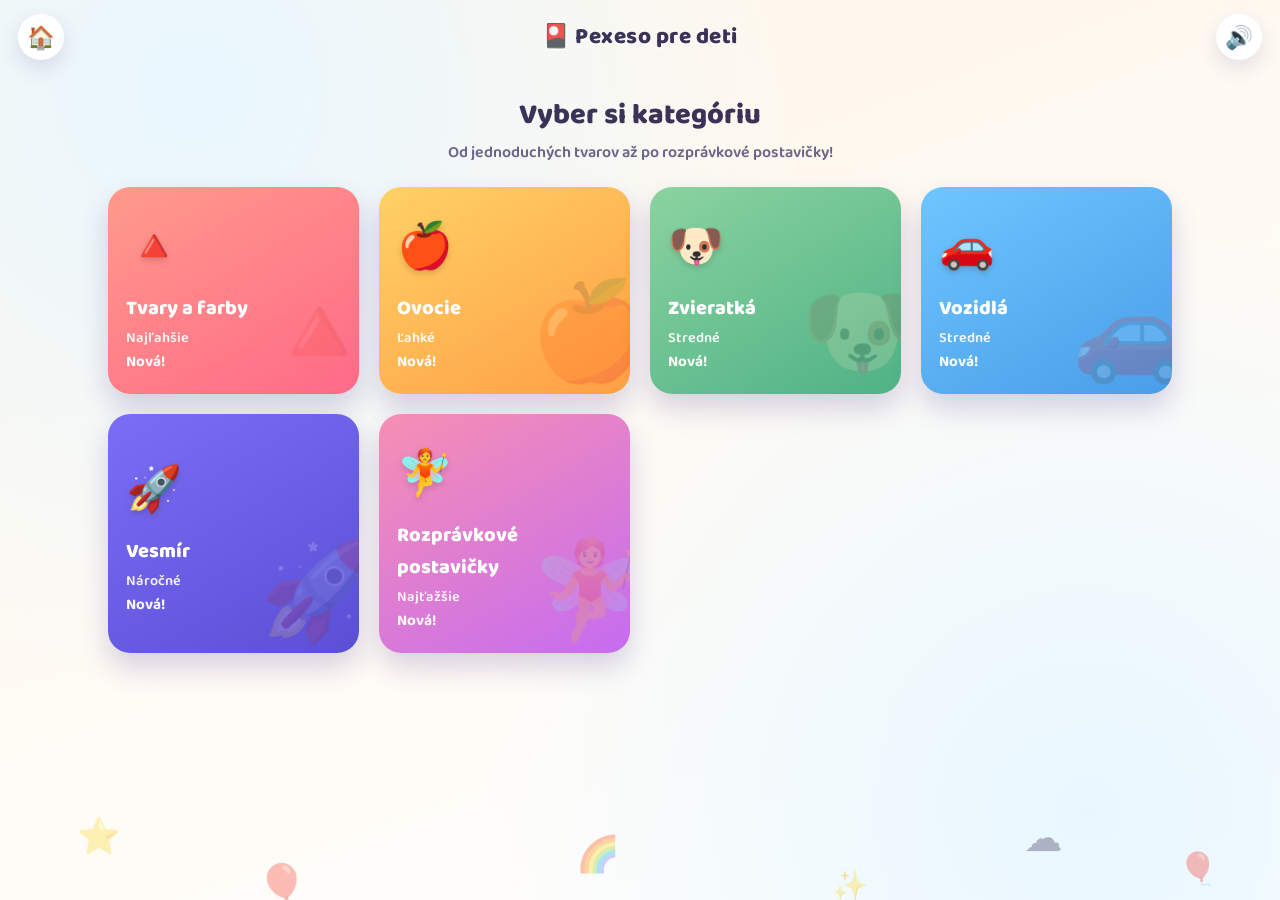
<file: index.html>
<!DOCTYPE html>
<html lang="sk">
<head>
<meta charset="UTF-8">
<meta name="viewport" content="width=device-width, initial-scale=1.0, maximum-scale=1, user-scalable=no">
<title>Pexeso pre deti</title>
<link rel="icon" href="data:image/svg+xml,<svg xmlns=%22http://www.w3.org/2000/svg%22 viewBox=%220 0 100 100%22><text y=%22.9em%22 font-size=%2290%22>🎴</text></svg>">
<link rel="preconnect" href="https://fonts.googleapis.com">
<link rel="preconnect" href="https://fonts.gstatic.com" crossorigin>
<link href="https://fonts.googleapis.com/css2?family=Baloo+2:wght@500;600;700;800&display=swap" rel="stylesheet">
<link rel="stylesheet" href="style.css">
</head>
<body>

<div class="bg-decor" aria-hidden="true">
  <span class="floatie f1">⭐</span>
  <span class="floatie f2">🎈</span>
  <span class="floatie f3">🌈</span>
  <span class="floatie f4">✨</span>
  <span class="floatie f5">☁️</span>
  <span class="floatie f6">🎈</span>
</div>

<header class="topbar">
  <button id="btn-home" class="icon-btn" title="Domov" aria-label="Domov">🏠</button>
  <h1 class="logo">🎴 Pexeso pre deti</h1>
  <button id="btn-mute" class="icon-btn" title="Zvuk" aria-label="Zvuk">🔊</button>
</header>

<main id="app">

  <!-- CATEGORY SELECT -->
  <section id="screen-categories" class="screen active">
    <h2 class="screen-title">Vyber si kategóriu</h2>
    <p class="screen-sub">Od jednoduchých tvarov až po rozprávkové postavičky!</p>
    <div id="category-grid" class="category-grid"></div>
  </section>

  <!-- LEVEL SELECT -->
  <section id="screen-levels" class="screen">
    <button class="back-btn" data-back="categories">⬅ Späť</button>
    <h2 class="screen-title" id="levels-title">Úrovne</h2>
    <div id="level-grid" class="level-grid"></div>
  </section>

  <!-- GAME -->
  <section id="screen-game" class="screen">
    <div class="game-hud">
      <button class="back-btn" data-back="levels">⬅ Späť</button>
      <div class="hud-stat">⏱ <span id="hud-time">0:00</span></div>
      <div class="hud-stat">🔄 <span id="hud-moves">0</span></div>
      <div class="hud-stat">🃏 <span id="hud-pairs">0/0</span></div>
      <button id="btn-restart" class="icon-btn" title="Reštart" aria-label="Reštart">🔁</button>
    </div>
    <div id="board" class="board"></div>
  </section>

</main>

<!-- WIN MODAL -->
<div id="modal-win" class="modal-overlay">
  <div class="modal-card">
    <div class="confetti" id="confetti"></div>
    <h2>🎉 Výborne! 🎉</h2>
    <p id="win-summary"></p>
    <div class="stars-row" id="win-stars">
      <span class="star">⭐</span><span class="star">⭐</span><span class="star">⭐</span>
    </div>
    <div class="modal-actions">
      <button id="btn-replay" class="btn btn-secondary">🔁 Znova</button>
      <button id="btn-next-level" class="btn btn-primary">Ďalšia úroveň ➡</button>
    </div>
    <button id="btn-to-levels" class="btn btn-link">Späť na úrovne</button>
  </div>
</div>

<script src="app.js"></script>
</body>
</html>
</file>
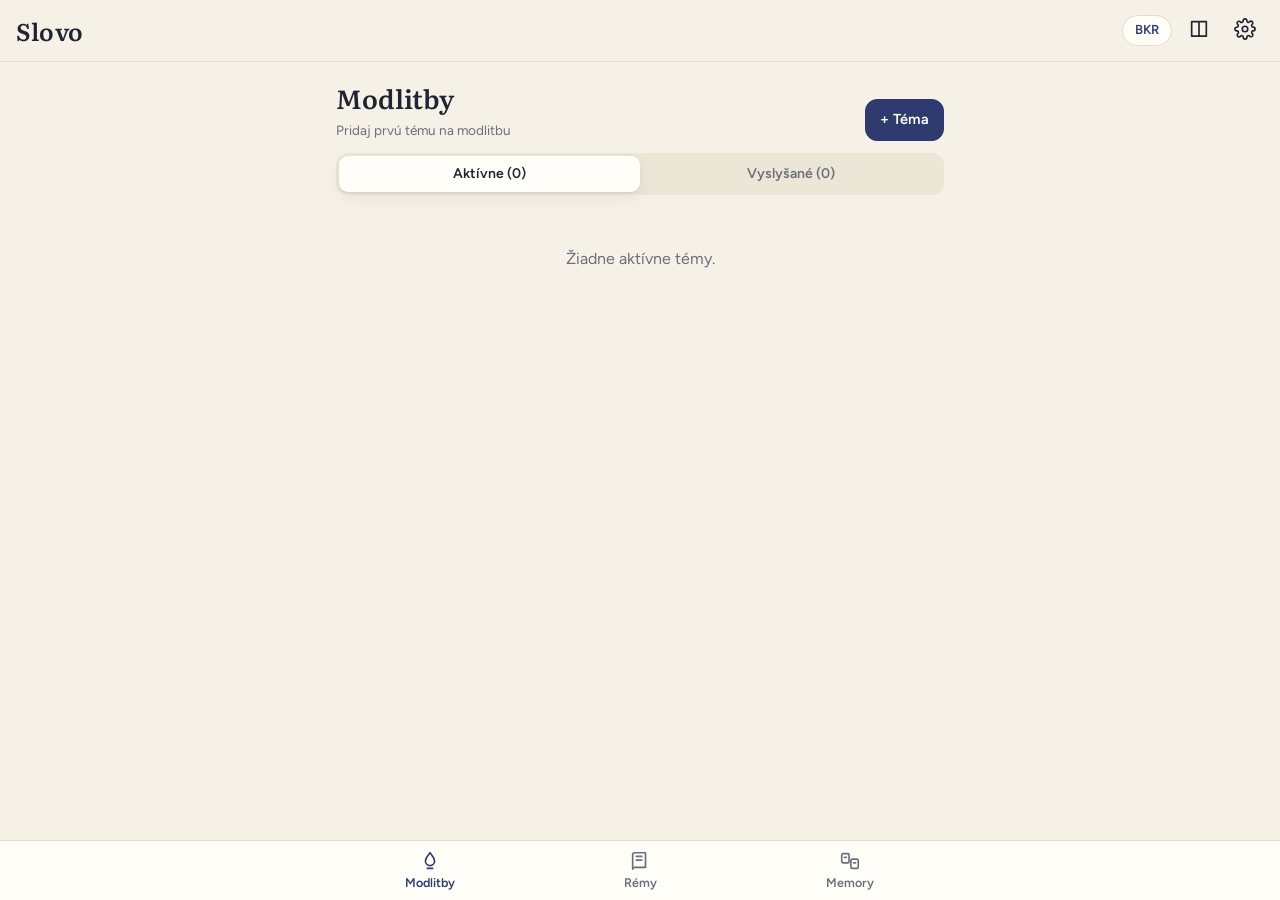
<file: biblia/index.html>
<!doctype html>
<html lang="sk">
<head>
<meta charset="utf-8">
<meta name="viewport" content="width=device-width,initial-scale=1,viewport-fit=cover">
<meta name="color-scheme" content="light dark">
<meta name="theme-color" content="#2f3a6e">
<title>Slovo</title>
<link rel="manifest" href="manifest.webmanifest">
<link rel="icon" href="icons/icon.svg" type="image/svg+xml">
<link rel="apple-touch-icon" href="icons/icon.svg">
<link rel="preconnect" href="https://fonts.googleapis.com">
<link rel="preconnect" href="https://fonts.gstatic.com" crossorigin>
<link href="https://fonts.googleapis.com/css2?family=Literata:opsz,wght@7..72,400;7..72,600&family=Figtree:wght@400;500;600;700&display=swap" rel="stylesheet">
<link rel="stylesheet" href="app.css">
</head>
<body>
<header class="top">
  <h1>Slovo</h1>
  <button class="chipbtn" id="trchip" data-act="settings" title="Preklad a nastavenia"></button>
  <button class="iconbtn" data-act="bible" aria-label="Čítať Bibliu" title="Čítať Bibliu"><svg viewBox="0 0 24 24" width="22" height="22" fill="none" stroke="currentColor" stroke-width="1.8" stroke-linecap="round" stroke-linejoin="round"><path d="M4 4h7a3 3 0 0 1 1 .2V20a3 3 0 0 0-1-.2H4zM20 4h-7a3 3 0 0 0-1 .2V20a3 3 0 0 1 1-.2h7z"/></svg></button>
  <button class="iconbtn" data-act="settings" aria-label="Nastavenia" title="Nastavenia"><svg viewBox="0 0 24 24" width="22" height="22" fill="none" stroke="currentColor" stroke-width="1.8" stroke-linecap="round" stroke-linejoin="round"><circle cx="12" cy="12" r="3"/><path d="M19.4 15a1.7 1.7 0 0 0 .3 1.8l.1.1a2 2 0 1 1-2.8 2.8l-.1-.1a1.7 1.7 0 0 0-1.8-.3 1.7 1.7 0 0 0-1 1.5V21a2 2 0 1 1-4 0v-.1a1.7 1.7 0 0 0-1.1-1.5 1.7 1.7 0 0 0-1.8.3l-.1.1a2 2 0 1 1-2.8-2.8l.1-.1a1.7 1.7 0 0 0 .3-1.8 1.7 1.7 0 0 0-1.5-1H3a2 2 0 1 1 0-4h.1a1.7 1.7 0 0 0 1.5-1.1 1.7 1.7 0 0 0-.3-1.8l-.1-.1a2 2 0 1 1 2.8-2.8l.1.1a1.7 1.7 0 0 0 1.8.3H9a1.7 1.7 0 0 0 1-1.5V3a2 2 0 1 1 4 0v.1a1.7 1.7 0 0 0 1 1.5 1.7 1.7 0 0 0 1.8-.3l.1-.1a2 2 0 1 1 2.8 2.8l-.1.1a1.7 1.7 0 0 0-.3 1.8V9a1.7 1.7 0 0 0 1.5 1H21a2 2 0 1 1 0 4h-.1a1.7 1.7 0 0 0-1.5 1z"/></svg></button>
</header>
<main id="screen" class="screen"></main>
<nav class="tabbar" id="tabbar" aria-label="Hlavná navigácia"></nav>
<div id="sheet" class="sheet-wrap" hidden><div class="sheet" id="sheet-in"></div></div>
<div id="toast" class="toast" hidden></div>
<script src="vendor/supabase.js"></script>
<script src="books.js"></script>
<script src="bible.js"></script>
<script src="app.js"></script>
</body>
</html>
</file>
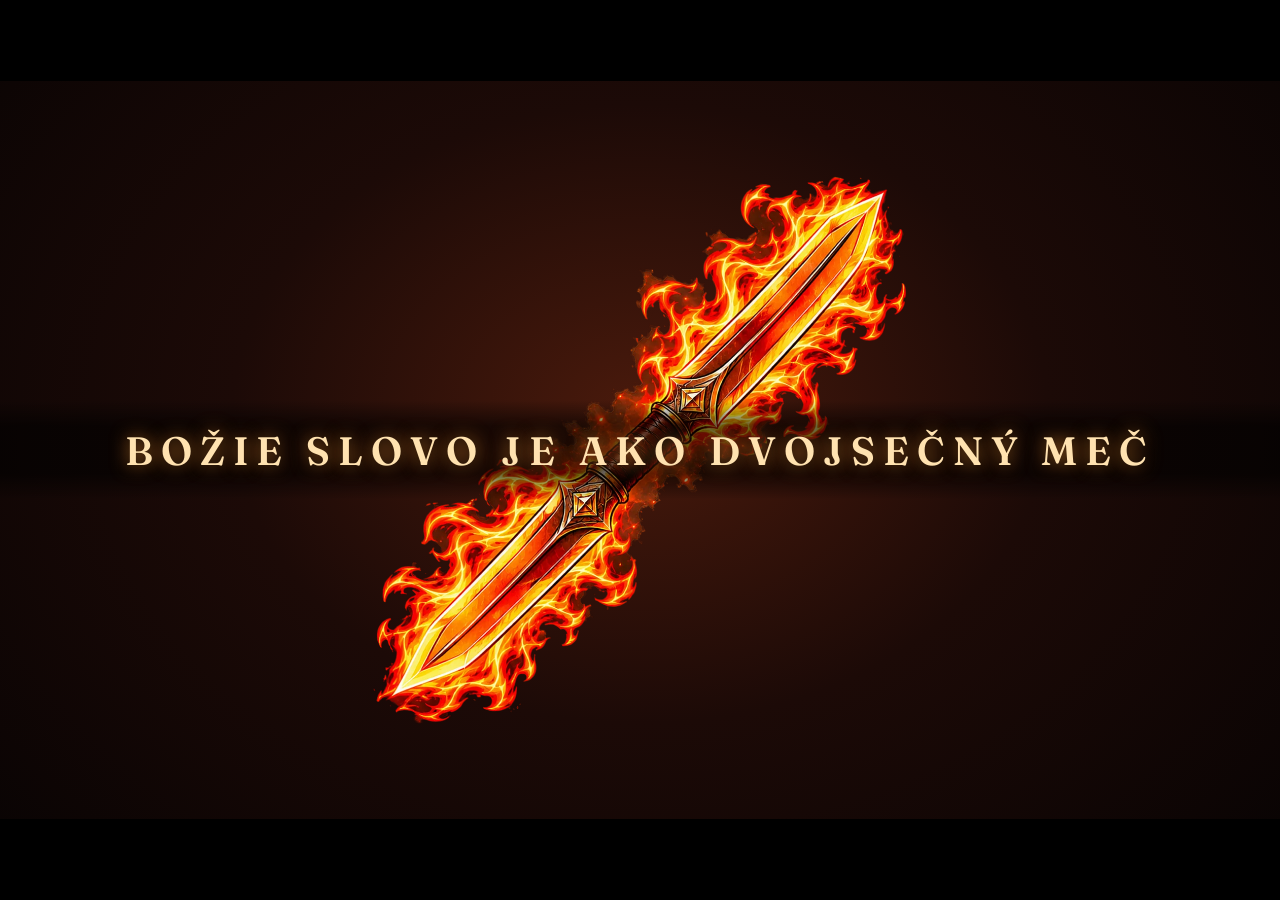
<file: modlitby/index.html>
<!DOCTYPE html>
<html lang="sk">
<head>
<meta charset="utf-8">
<meta name="viewport" content="width=device-width, initial-scale=1, viewport-fit=cover">
<meta name="theme-color" content="#f6f1e9">
<title>Modlitby</title>
<script>
  // nastav tému skôr, než sa vykreslí stránka (bez bliknutia)
  try {
    var t = localStorage.getItem('modlitby-tema');
    if (!t) t = matchMedia('(prefers-color-scheme: dark)').matches ? 'dark' : 'light';
    document.documentElement.dataset.theme = t;
    document.querySelector('meta[name=theme-color]').content = t === 'dark' ? '#0d1017' : '#f6f1e9';
  } catch (e) { document.documentElement.dataset.theme = 'light'; }
</script>
<link rel="preconnect" href="https://fonts.googleapis.com">
<link rel="preconnect" href="https://fonts.gstatic.com" crossorigin>
<link href="https://fonts.googleapis.com/css2?family=Fraunces:opsz,wght@9..144,400;9..144,600;9..144,700&family=Inter:wght@400;500;600&display=swap" rel="stylesheet">
<link rel="manifest" href="manifest.webmanifest">
<link rel="icon" href="icons/icon-192.png">
<link rel="apple-touch-icon" href="icons/apple-touch-icon.png">
<meta name="apple-mobile-web-app-capable" content="yes">
<meta name="mobile-web-app-capable" content="yes">
<meta name="apple-mobile-web-app-title" content="Modlitby">
<meta name="apple-mobile-web-app-status-bar-style" content="black-translucent">
<style id="splash-css">
  #splash { position: fixed; inset: 0; z-index: 1000; display: flex; align-items: center; justify-content: center; padding: env(safe-area-inset-top) env(safe-area-inset-right) env(safe-area-inset-bottom) env(safe-area-inset-left);
    background: radial-gradient(ellipse at 50% 46%, #4a1a0c 0%, #1c0a07 45%, #070303 100%); transition: opacity 1.2s ease, visibility 1.2s; cursor: pointer; }
  #splash.out { opacity: 0; visibility: hidden; }
  #splash .sword { width: min(92vw, 62vh); height: min(92vw, 62vh); object-fit: contain; animation: swIn 1s cubic-bezier(.2,.7,.2,1) both, swGlow 2.4s ease-in-out 1s infinite alternate; }
  @keyframes swIn { from { opacity: 0; transform: scale(.86) rotate(-3deg); } }
  @keyframes swGlow { from { filter: drop-shadow(0 0 14px rgba(255,120,30,.35)); } to { filter: drop-shadow(0 0 34px rgba(255,160,50,.75)); } }
  #splash .run { position: absolute; left: 0; right: 0; top: 50%; transform: translateY(-50%); padding: 1.1em 9vw; text-align: center; z-index: 1;
    background: linear-gradient(180deg, transparent 0%, rgba(0,0,0,.6) 26%, rgba(0,0,0,.6) 74%, transparent 100%); animation: textIn 1.8s ease .9s both; }
  #splash .run span { display: block; text-wrap: balance; font: 600 clamp(1.15rem, 6vw, 2.2rem)/1.5 "Fraunces", Georgia, serif; letter-spacing: .2em; text-transform: uppercase; color: #ffe2b0;
    text-shadow: 0 0 18px rgba(255,150,50,.7), 0 2px 10px rgba(0,0,0,.9); }
  @keyframes textIn { from { opacity: 0; } }
  #splash::before, #splash::after { content: ""; position: absolute; left: 0; right: 0; height: 9vh; background: #000; z-index: 2; animation: bar 1.1s cubic-bezier(.2,.7,.2,1) both; }
  #splash::before { top: 0; } #splash::after { bottom: 0; --d: 1; }
  @keyframes bar { from { transform: scaleY(0); } }
  #splash::before { transform-origin: top; } #splash::after { transform-origin: bottom; }
  @media (prefers-reduced-motion: reduce) { #splash .sword, #splash .run, #splash::before, #splash::after { animation: none; } }
</style>
<link rel="stylesheet" href="style.css">
</head>
<body>
<div id="splash" aria-label="Modlitby"><img class="sword" src="icons/splash.webp" alt="">
  <div class="run"><span>Božie Slovo je ako dvojsečný meč</span></div></div>
<header class="top">
  <div class="top-text">
    <div class="eyebrow" id="eyebrow"></div>
    <h1 id="title">Vyznávanie</h1>
  </div>
  <div class="top-actions">
    <button id="sizeBtn" class="icon-btn" aria-label="Veľkosť písma" title="Veľkosť písma"><span class="aa"><small>A</small>A</span></button>
    <button id="themeBtn" class="icon-btn" aria-label="Prepnúť deň / noc" title="Deň / noc">
      <svg class="i-moon" viewBox="0 0 24 24" aria-hidden="true"><path d="M21 12.8A9 9 0 1 1 11.2 3a7 7 0 0 0 9.8 9.8z"/></svg>
      <svg class="i-sun" viewBox="0 0 24 24" aria-hidden="true"><circle cx="12" cy="12" r="4.2"/><path d="M12 2v2.5M12 19.5V22M2 12h2.5M19.5 12H22M4.9 4.9l1.8 1.8M17.3 17.3l1.8 1.8M4.9 19.1l1.8-1.8M17.3 6.7l1.8-1.8"/></svg>
    </button>
  </div>
</header>

<main>
  <section id="V" class="view" hidden></section>
  <section id="R" class="view" hidden></section>
  <section id="M" class="view" hidden></section>
  <section id="A" class="view" hidden></section>
</main>

<button id="fab" class="fab" aria-label="Pridať" hidden><svg viewBox="0 0 24 24"><path d="M12 5v14M5 12h14"/></svg></button>
<div id="sheet" class="sheet" hidden><div class="sheet-bg"></div><form class="sheet-box" id="sheetForm"></form></div>

<div id="saveBar" class="savebar" hidden><span class="sb-info"><i></i><span id="sbInfo">Bez zmien</span></span><button type="button" class="btn" id="sbCancel">Zrušiť</button><button type="button" class="btn primary" id="sbSave">Uložiť</button></div>

<nav class="tabs" role="tablist">
  <button role="tab" data-tab="V"><svg viewBox="0 0 24 24"><path d="M4 5.5A2.5 2.5 0 0 1 6.5 3H20v16H6.5A2.5 2.5 0 0 0 4 21.5zM4 21.5A2.5 2.5 0 0 1 6.5 19H20"/></svg><span>Vyznávanie</span></button>
  <button role="tab" data-tab="R"><svg viewBox="0 0 24 24"><path d="M7 7h4v4c0 3-1.5 5-4 6M15 7h4v4c0 3-1.5 5-4 6"/></svg><span>Rémy</span></button>
  <button role="tab" data-tab="M"><svg viewBox="0 0 24 24"><path d="M12 21s-7-4.4-7-10a4 4 0 0 1 7-2.6A4 4 0 0 1 19 11c0 5.6-7 10-7 10z"/></svg><span>Modlitby</span></button>
  <button role="tab" data-tab="A"><svg viewBox="0 0 24 24"><circle cx="12" cy="12" r="3"/><path d="M19.4 15a1.7 1.7 0 0 0 .3 1.8l.1.1a2 2 0 1 1-2.800 2.800l-.1-.1a1.700 1.700 0 0 0-1.800-.3 1.700 1.700 0 0 0-1 1.500V21a2 2 0 1 1-4 0v-.1a1.700 1.700 0 0 0-1.100-1.500 1.700 1.700 0 0 0-1.800.3l-.1.1a2 2 0 1 1-2.800-2.800l.1-.1a1.700 1.700 0 0 0 .3-1.800 1.700 1.700 0 0 0-1.500-1H3a2 2 0 1 1 0-4h.1a1.700 1.700 0 0 0 1.500-1.100 1.700 1.700 0 0 0-.3-1.800l-.1-.1a2 2 0 1 1 2.800-2.800l.1.100a1.700 1.700 0 0 0 1.800.3H9a1.700 1.700 0 0 0 1-1.500V3a2 2 0 1 1 4 0v.1a1.700 1.700 0 0 0 1 1.500 1.700 1.700 0 0 0 1.800-.3l.1-.1a2 2 0 1 1 2.800 2.800l-.1.100a1.700 1.700 0 0 0-.3 1.800V9a1.700 1.700 0 0 0 1.500 1H21a2 2 0 1 1 0 4h-.1a1.700 1.700 0 0 0-1.500 1z"/></svg><span>Nastavenia</span></button>
</nav>

<script src="data.js"></script>
<script src="app.js"></script>
<script>
(function () {
  var sp = document.getElementById('splash'), meta = document.querySelector('meta[name=theme-color]'), keep = meta && meta.content, t0 = Date.now(), done = false;
  if (meta) meta.content = '#070303';                      // stavový riadok splynie s úvodnou obrazovkou
  function hide() { if (done) return; done = true; sp.classList.add('out'); if (meta) meta.content = (document.documentElement.dataset.theme === 'dark') ? '#0d1017' : '#f6f1e9'; setTimeout(function () { sp.remove(); var c = document.getElementById('splash-css'); if (c) c.remove(); }, 1300); }
  function ready() { setTimeout(hide, Math.max(0, 3800 - (Date.now() - t0))); }
  if (document.readyState === 'complete') ready(); else addEventListener('load', ready);
  setTimeout(hide, 7000);                                  // poistka, keby sa niečo načítavalo príliš dlho
  sp.addEventListener('click', hide);
})();
</script>
<script>if ("serviceWorker" in navigator) addEventListener("load", function () { navigator.serviceWorker.register("sw.js").catch(function () {}); });</script>
</body>
</html>
</file>
<file: style.css>
:root {
  --bg-1: #fff6e9;
  --bg-2: #e8f7ff;
  --ink: #3a3357;
  --ink-soft: #6b6489;
  --card-back-1: #7b6ef6;
  --card-back-2: #a78bfa;
  --accent: #ff8fab;
  --accent-2: #ffd166;
  --success: #4caf78;
  --radius-lg: 22px;
  --radius-md: 16px;
  --shadow-soft: 0 8px 20px rgba(80, 60, 140, 0.15);
  --shadow-pop: 0 14px 28px rgba(80, 60, 140, 0.22);
}

* { box-sizing: border-box; }

html, body {
  margin: 0;
  padding: 0;
  min-height: 100%;
  overflow-x: hidden;
}

body {
  font-family: 'Baloo 2', system-ui, sans-serif;
  color: var(--ink);
  background: radial-gradient(circle at 15% 10%, var(--bg-2) 0%, transparent 45%),
              radial-gradient(circle at 85% 90%, var(--bg-2) 0%, transparent 45%),
              linear-gradient(160deg, var(--bg-1), #fff);
  min-height: 100vh;
  display: flex;
  flex-direction: column;
}

/* Floating background decor */
.bg-decor {
  position: fixed;
  inset: 0;
  pointer-events: none;
  overflow: hidden;
  z-index: 0;
}
.floatie {
  position: absolute;
  font-size: 2.2rem;
  opacity: 0.35;
  animation: floatUp 14s ease-in-out infinite;
}
.f1 { left: 6%;  top: 90%; animation-delay: 0s; }
.f2 { left: 20%; top: 95%; animation-delay: 2s; font-size: 2.6rem; }
.f3 { left: 45%; top: 92%; animation-delay: 4s; }
.f4 { left: 65%; top: 96%; animation-delay: 1s; font-size: 1.8rem; }
.f5 { left: 80%; top: 90%; animation-delay: 3s; font-size: 2.4rem; }
.f6 { left: 92%; top: 94%; animation-delay: 5s; font-size: 2rem; }

@keyframes floatUp {
  0%   { transform: translateY(0) rotate(0deg); opacity: 0; }
  10%  { opacity: 0.35; }
  90%  { opacity: 0.35; }
  100% { transform: translateY(-110vh) rotate(25deg); opacity: 0; }
}

/* Topbar */
.topbar {
  position: relative;
  z-index: 2;
  display: flex;
  align-items: center;
  justify-content: space-between;
  padding: 14px 18px;
}
.logo {
  margin: 0;
  font-size: 1.4rem;
  font-weight: 800;
  letter-spacing: 0.5px;
  color: var(--ink);
  text-shadow: 0 2px 0 #fff;
}
.icon-btn {
  font-size: 1.4rem;
  background: #fff;
  border: none;
  border-radius: 50%;
  width: 46px;
  height: 46px;
  cursor: pointer;
  box-shadow: var(--shadow-soft);
  transition: transform 0.15s ease;
}
.icon-btn:hover { transform: scale(1.08) rotate(-4deg); }
.icon-btn:active { transform: scale(0.94); }

main#app {
  position: relative;
  z-index: 1;
  flex: 1;
  display: flex;
  flex-direction: column;
  padding: 8px 18px 24px;
  max-width: 1100px;
  margin: 0 auto;
  width: 100%;
}

.screen {
  display: none;
  flex-direction: column;
  align-items: center;
  animation: fadeIn 0.35s ease;
}
.screen.active { display: flex; }

@keyframes fadeIn {
  from { opacity: 0; transform: translateY(8px); }
  to   { opacity: 1; transform: translateY(0); }
}

.screen-title {
  font-size: 1.8rem;
  font-weight: 800;
  margin: 10px 0 2px;
  text-align: center;
}
.screen-sub {
  color: var(--ink-soft);
  margin: 0 0 22px;
  font-weight: 600;
  text-align: center;
}

.back-btn {
  align-self: flex-start;
  border: none;
  background: #fff;
  color: var(--ink);
  font-family: inherit;
  font-weight: 700;
  font-size: 1rem;
  padding: 10px 18px;
  border-radius: 999px;
  box-shadow: var(--shadow-soft);
  cursor: pointer;
  margin-bottom: 10px;
}
.back-btn:hover { transform: translateX(-3px); }

/* Category grid */
.category-grid {
  display: grid;
  grid-template-columns: repeat(auto-fit, minmax(220px, 1fr));
  gap: 20px;
  width: 100%;
}

.category-card {
  position: relative;
  border: none;
  border-radius: var(--radius-lg);
  padding: 26px 18px 20px;
  cursor: pointer;
  text-align: left;
  color: #fff;
  font-family: inherit;
  box-shadow: var(--shadow-pop);
  transition: transform 0.18s ease, box-shadow 0.18s ease;
  overflow: hidden;
  isolation: isolate;
}
.category-card:hover { transform: translateY(-4px) scale(1.02); }
.category-card:active { transform: translateY(-1px) scale(0.99); }

.category-card .cat-emoji {
  font-size: 2.8rem;
  display: block;
  margin-bottom: 8px;
  filter: drop-shadow(0 3px 3px rgba(0,0,0,0.15));
}
.category-card .cat-name {
  font-size: 1.25rem;
  font-weight: 800;
  display: block;
}
.category-card .cat-desc {
  font-size: 0.9rem;
  font-weight: 600;
  opacity: 0.9;
  display: block;
  margin-top: 2px;
}
.category-card .cat-stars {
  margin-top: 10px;
  font-size: 0.95rem;
  font-weight: 700;
  opacity: 0.95;
}
.category-card .cat-badge {
  position: absolute;
  bottom: -20px;
  right: -20px;
  font-size: 6rem;
  opacity: 0.18;
  z-index: -1;
}

/* Level grid */
.level-grid {
  display: grid;
  grid-template-columns: repeat(auto-fit, minmax(150px, 1fr));
  gap: 18px;
  width: 100%;
  max-width: 700px;
}
.level-card {
  border: none;
  border-radius: var(--radius-md);
  background: #fff;
  padding: 22px 14px;
  cursor: pointer;
  box-shadow: var(--shadow-soft);
  font-family: inherit;
  text-align: center;
  transition: transform 0.15s ease;
  position: relative;
}
.level-card:hover { transform: translateY(-3px); }
.level-card .lvl-num {
  font-size: 1.5rem;
  font-weight: 800;
  color: var(--ink);
}
.level-card .lvl-label {
  font-size: 0.85rem;
  font-weight: 700;
  color: var(--ink-soft);
  margin-top: 2px;
}
.level-card .lvl-stars {
  margin-top: 8px;
  font-size: 1.1rem;
}

/* Game HUD */
.game-hud {
  display: flex;
  align-items: center;
  gap: 10px;
  flex-wrap: wrap;
  width: 100%;
  margin-bottom: 16px;
}
.hud-stat {
  background: #fff;
  padding: 8px 16px;
  border-radius: 999px;
  font-weight: 700;
  box-shadow: var(--shadow-soft);
  font-size: 1rem;
}
.game-hud .back-btn { margin-bottom: 0; }
.game-hud #btn-restart { margin-left: auto; }

/* Board */
.board {
  display: grid;
  gap: 12px;
  width: fit-content;
  max-width: 100%;
  margin: 0 auto;
  justify-content: center;
  align-content: start;
  perspective: 1000px;
}

.card {
  position: relative;
  aspect-ratio: 3 / 4;
  cursor: pointer;
  border: none;
  background: none;
  padding: 0;
  border-radius: 14px;
  transform-style: preserve-3d;
  transition: transform 0.5s cubic-bezier(.2,.9,.3,1.15);
}
.card:focus-visible {
  outline: 3px solid var(--accent);
  outline-offset: 3px;
}
.card.flipped { transform: rotateY(180deg); }
.card.matched { transform: rotateY(180deg); cursor: default; }
.card.matched .card-face.front { animation: pop 0.4s ease; }

@keyframes pop {
  0% { box-shadow: 0 0 0 0 rgba(76,175,120,0.6); }
  60% { box-shadow: 0 0 0 12px rgba(76,175,120,0); }
  100% { box-shadow: 0 0 0 0 rgba(76,175,120,0); }
}

.card-face {
  position: absolute;
  inset: 0;
  border-radius: 14px;
  display: flex;
  align-items: center;
  justify-content: center;
  backface-visibility: hidden;
  box-shadow: 0 4px 10px rgba(80,60,140,0.18);
}
.card-face.back {
  background: linear-gradient(150deg, var(--card-back-1), var(--card-back-2));
  color: #fff;
}
.card-back-icon {
  font-size: clamp(1.8rem, 9vw, 3rem);
  filter: drop-shadow(0 3px 5px rgba(0,0,0,0.25));
  opacity: 0.92;
}
.card-face.front {
  background: #fff;
  transform: rotateY(180deg);
  flex-direction: column;
  gap: 6%;
  padding: 10% 6% 8%;
}
.card-icon-badge {
  width: 60%;
  aspect-ratio: 1;
  flex-shrink: 0;
  border-radius: 50%;
  display: flex;
  align-items: center;
  justify-content: center;
  background: var(--badge-grad, linear-gradient(150deg, var(--card-back-1), var(--card-back-2)));
  font-size: clamp(1.3rem, 7vw, 2.5rem);
  box-shadow:
    inset 0 -5px 10px rgba(0, 0, 0, 0.14),
    inset 0 3px 6px rgba(255, 255, 255, 0.35),
    0 5px 12px rgba(80, 60, 140, 0.25);
}
.card-name {
  font-family: 'Baloo 2', system-ui, sans-serif;
  font-weight: 700;
  font-size: clamp(0.6rem, 2.6vw, 0.95rem);
  color: var(--ink);
  text-align: center;
  line-height: 1.15;
  overflow: hidden;
  text-overflow: ellipsis;
  display: -webkit-box;
  -webkit-line-clamp: 2;
  -webkit-box-orient: vertical;
}
.card.shake { animation: shake 0.4s ease; }
@keyframes shake {
  0%, 100% { transform: rotateY(180deg) translateX(0); }
  25% { transform: rotateY(180deg) translateX(-8px); }
  75% { transform: rotateY(180deg) translateX(8px); }
}

/* Modal */
.modal-overlay {
  position: fixed;
  inset: 0;
  background: rgba(58, 51, 87, 0.55);
  display: none;
  align-items: center;
  justify-content: center;
  z-index: 10;
  padding: 20px;
}
.modal-overlay.active { display: flex; }
.modal-card {
  background: #fff;
  border-radius: var(--radius-lg);
  padding: 32px 28px 24px;
  max-width: 380px;
  width: 100%;
  text-align: center;
  box-shadow: var(--shadow-pop);
  position: relative;
  overflow: hidden;
  animation: popIn 0.4s cubic-bezier(.2,.9,.3,1.4);
}
@keyframes popIn {
  from { transform: scale(0.7); opacity: 0; }
  to   { transform: scale(1); opacity: 1; }
}
.modal-card h2 { margin: 0 0 6px; font-size: 1.6rem; }
.modal-card p { color: var(--ink-soft); font-weight: 600; margin: 0 0 14px; }
.stars-row { font-size: 2.4rem; margin-bottom: 18px; letter-spacing: 4px; }
.stars-row .star { opacity: 0.25; transition: opacity 0.2s; }
.stars-row .star.lit { opacity: 1; filter: drop-shadow(0 2px 3px rgba(255,180,0,0.5)); }
.modal-actions {
  display: flex;
  gap: 10px;
  justify-content: center;
  flex-wrap: wrap;
}
.btn {
  font-family: inherit;
  font-weight: 800;
  border: none;
  border-radius: 999px;
  padding: 12px 20px;
  cursor: pointer;
  font-size: 1rem;
  transition: transform 0.15s ease;
}
.btn:hover { transform: translateY(-2px); }
.btn-primary { background: var(--success); color: #fff; box-shadow: 0 6px 14px rgba(76,175,120,0.4); }
.btn-secondary { background: var(--accent-2); color: var(--ink); }
.btn-link {
  background: none;
  color: var(--ink-soft);
  margin-top: 14px;
  text-decoration: underline;
  font-weight: 700;
  font-size: 0.9rem;
}

.confetti {
  position: absolute;
  inset: 0;
  pointer-events: none;
  overflow: hidden;
}
.confetti span {
  position: absolute;
  top: -20px;
  font-size: 1.4rem;
  animation: confettiFall 1.8s ease-in forwards;
}
@keyframes confettiFall {
  to { transform: translateY(340px) rotate(360deg); opacity: 0; }
}

/* Responsive board columns handled inline via JS, but constrain card font on small screens */
@media (max-width: 480px) {
  .logo { font-size: 1.1rem; }
  .icon-btn { width: 40px; height: 40px; font-size: 1.2rem; }
  .hud-stat { padding: 6px 12px; font-size: 0.9rem; }
}
</file>
<file: biblia/app.css>
:root{--bg:#f6f1e7;--card:#fffdf8;--ink:#1f2430;--mute:#6b6f7b;--line:#e3dccb;--acc:#2f3a6e;--acc-ink:#fff;--gold:#c0902f;--ok:#2e7d5b;--bad:#b3402f;--soft:#ece6d6;--shadow:0 1px 2px rgba(31,36,48,.08),0 6px 18px rgba(31,36,48,.06)}
@media(prefers-color-scheme:dark){:root{--bg:#14161d;--card:#1c1f29;--ink:#ece8dd;--mute:#9a9ead;--line:#2d3140;--acc:#8d9bf0;--acc-ink:#12152b;--gold:#e0b04e;--ok:#5cc79a;--bad:#ef8a78;--soft:#252938;--shadow:0 1px 2px rgba(0,0,0,.4)}}
*{box-sizing:border-box;-webkit-tap-highlight-color:transparent}
[hidden]{display:none!important}
html,body{margin:0;background:var(--bg);color:var(--ink);font:16px/1.45 Figtree,system-ui,sans-serif}
body.lock{overflow:hidden}
button,input,textarea,select{font:inherit;color:inherit}
.top{position:sticky;top:0;z-index:5;display:flex;align-items:center;gap:8px;padding:calc(10px + env(safe-area-inset-top)) 16px 10px;background:var(--bg);border-bottom:1px solid var(--line)}
.top h1{flex:1;margin:0;font:600 24px Literata,serif;letter-spacing:.2px}
.chipbtn{border:1px solid var(--line);background:var(--card);border-radius:99px;padding:5px 12px;font-size:13px;font-weight:600;color:var(--acc);cursor:pointer}
.iconbtn,.icon{background:none;border:0;color:var(--ink);padding:8px;border-radius:10px;cursor:pointer;line-height:1;font-size:20px}
.iconbtn:active,.icon:active{background:var(--soft)}
.screen{max-width:640px;margin:0 auto;padding:16px 16px calc(96px + env(safe-area-inset-bottom))}
.head{display:flex;align-items:flex-end;justify-content:space-between;gap:12px;margin-bottom:12px}
h2{margin:0;font:600 26px Literata,serif}
h3{margin:0;font-size:17px;font-weight:600}
.sub,.meta,.hint{color:var(--mute);font-size:13.5px;margin:4px 0 0}
.empty{text-align:center;color:var(--mute);padding:36px 12px}
.tabbar{position:fixed;left:0;right:0;bottom:0;z-index:5;display:flex;justify-content:center;background:var(--card);border-top:1px solid var(--line);padding-bottom:env(safe-area-inset-bottom)}
.tab{flex:1;max-width:210px;display:flex;flex-direction:column;align-items:center;gap:2px;padding:9px 4px 8px;border:0;background:none;color:var(--mute);font-size:12.5px;font-weight:600;cursor:pointer}
.tab.on{color:var(--acc)}
.btn{border:1px solid var(--line);background:var(--card);border-radius:12px;padding:9px 14px;font-weight:600;font-size:14.5px;cursor:pointer;min-height:42px}
.btn.primary{background:var(--acc);border-color:var(--acc);color:var(--acc-ink)}
.btn.ghost{border-color:transparent;background:none;color:var(--mute)}
.btn.danger{color:var(--bad);border-color:var(--bad)}
.btn.big{width:100%;min-height:52px;font-size:17px;margin:4px 0 14px}
.btn:disabled{opacity:.5}
.btn:active{transform:translateY(1px)}
.card{background:var(--card);border:1px solid var(--line);border-radius:16px;padding:14px 16px;margin:0 0 12px;box-shadow:var(--shadow)}
.card.done{opacity:.7}
.card.pin{border-color:var(--gold)}
.row{display:flex;align-items:center;justify-content:space-between;gap:10px}
.notes{margin:6px 0 0;white-space:pre-wrap;font-size:14.5px}
.acts{display:flex;flex-wrap:wrap;gap:8px;margin-top:12px;align-items:center}
.chip{display:inline-block;border-radius:99px;background:var(--soft);padding:2px 10px;font-size:12.5px;font-weight:600;white-space:nowrap}
.chip.ok{color:var(--ok)}
.link{border:0;background:none;color:var(--acc);padding:6px 0 0;font-weight:600;cursor:pointer}
.vt{font:400 17px/1.6 Literata,serif;margin:8px 0 0}
.vt.small{font-size:14.5px;color:var(--mute);display:-webkit-box;-webkit-line-clamp:2;-webkit-box-orient:vertical;overflow:hidden}
.vt.big{font-size:21px;line-height:1.75}
.vt.letters{letter-spacing:.5px}
.err{color:var(--bad);font-size:14px;margin:6px 0 0}
.bar{height:6px;background:var(--soft);border-radius:9px;overflow:hidden;margin:0 0 12px}
.bar i{display:block;height:100%;background:var(--ok);transition:width .3s}
.seg{display:flex;background:var(--soft);border-radius:12px;padding:3px;margin:0 0 14px}
.seg button{flex:1;border:0;background:none;padding:8px 6px;border-radius:9px;font-weight:600;font-size:14px;color:var(--mute);cursor:pointer}
.seg button.on{background:var(--card);color:var(--ink);box-shadow:var(--shadow)}
.seg.tiny{margin:0;flex:1}
.seg.tiny button{padding:6px 2px;font-size:12.5px}
.add{display:flex;gap:8px;margin:0 0 6px}
.add input,label input,label textarea,label select,textarea,.rd-tr select{flex:1;width:100%;border:1px solid var(--line);background:var(--card);border-radius:12px;padding:11px 12px;min-height:44px}
.add input{flex:1}
label{display:block;font-size:13px;font-weight:600;color:var(--mute);margin:10px 0}
label input,label textarea,label select{margin-top:4px;color:var(--ink);font-weight:400;font-size:16px}
.stats{display:grid;grid-template-columns:repeat(4,1fr);gap:8px;margin:0 0 14px}
.stats div{background:var(--card);border:1px solid var(--line);border-radius:14px;padding:10px 4px;text-align:center}
.stats b{display:block;font:600 22px Literata,serif;color:var(--acc)}
.stats span{font-size:12px;color:var(--mute)}
.okmsg{text-align:center;color:var(--ok);font-weight:600;margin:10px 0 16px}
.lvl{display:flex;gap:3px;margin-top:8px}
.lvl i{flex:1;height:5px;border-radius:3px;background:var(--soft)}
.lvl i.f{background:var(--gold)}
/* plachta */
.sheet-wrap{position:fixed;inset:0;z-index:20;background:rgba(15,18,30,.5);display:flex;align-items:flex-end;justify-content:center}
.sheet{width:100%;max-width:640px;max-height:92vh;overflow:auto;background:var(--bg);border-radius:20px 20px 0 0;padding:18px 16px calc(24px + env(safe-area-inset-bottom));position:relative}
.sheet-wrap.full .sheet{height:92vh}
.sheet h2{margin-bottom:6px}
.sheet h3{margin:18px 0 4px}
.sess-top{display:flex;align-items:center;gap:10px;color:var(--mute);font-size:13px;font-weight:600;margin-bottom:10px}
.ref{margin:6px 0 4px}
.ref small{font:600 12px Figtree;color:var(--mute);margin-left:6px}
.big-n{font:600 48px Literata,serif;text-align:center;margin:12px 0;color:var(--acc)}
.blank{border:0;border-bottom:2px solid var(--acc);background:var(--soft);border-radius:4px 4px 0 0;height:1.2em;vertical-align:text-bottom;cursor:pointer}
.diff span.ok{color:var(--ok)}
.diff span.miss{color:var(--bad);text-decoration:underline wavy}
textarea#s-in{min-height:120px;font:400 18px/1.6 Literata,serif;margin:8px 0}
/* čítačka */
.rd-top{display:flex;align-items:center;gap:4px}
.rd-title{flex:1;display:flex;gap:6px;min-width:0}
.rd-title select,.rd-tr select{border:1px solid var(--line);background:var(--card);border-radius:10px;padding:8px;min-height:40px;font-weight:600}
.rd-title select:first-child{flex:1;min-width:0}
.rd-tr{margin:8px 0}
.rd-body{padding-bottom:30px}
.rv{font:400 18px/1.7 Literata,serif;margin:0 0 6px;padding:2px 6px;border-radius:8px;cursor:pointer}
.rv sup{font:700 11px Figtree;color:var(--gold);margin-right:2px}
.rv.hl{background:color-mix(in srgb,var(--gold) 22%,transparent)}
.he{font-size:24px;line-height:2.1}
.he .rv{cursor:default}
.hw{border:0;background:none;font:inherit;color:var(--acc);padding:0 3px;cursor:pointer;border-radius:6px}
.hw:active{background:var(--soft)}
.cmp{position:sticky;bottom:-24px;margin:12px -16px -24px;background:var(--card);border-top:2px solid var(--gold);padding:14px 16px calc(20px + env(safe-area-inset-bottom));max-height:70%;overflow:auto;box-shadow:0 -8px 24px rgba(0,0,0,.18)}
.cmpi{margin:8px 0}
.cmpi b{font-size:12px;color:var(--gold);text-transform:uppercase;letter-spacing:.6px}
.cmpi p{margin:2px 0 0;font:400 16px/1.55 Literata,serif}
.dl div{display:flex;align-items:center;justify-content:space-between;padding:6px 0;border-bottom:1px solid var(--line)}
.toast{position:fixed;left:50%;bottom:calc(86px + env(safe-area-inset-bottom));transform:translateX(-50%);z-index:30;background:var(--ink);color:var(--bg);padding:10px 16px;border-radius:12px;font-size:14px;max-width:90%;text-align:center}
</file>
<file: modlitby/style.css>
/* ===== Modlitby – dizajn ===== */
:root {
  --bg: #f6f1e9; --bg2: #efe7d9; --card: #fffdf9; --text: #2a2622; --muted: #7d7468;
  --line: #e8dfd1; --accent: #98692b; --accent-soft: #f3e6d0; --accent-ink: #fff;
  --chip: #f3ece1; --glow: rgba(214,170,100,.28);
  --shadow: 0 1px 1px rgba(60,40,10,.04), 0 10px 30px -12px rgba(90,60,20,.18);
  --radius: 20px; --fs: 17px;
  --serif: "Fraunces", "Iowan Old Style", Georgia, serif;
  --sans: "Inter", -apple-system, BlinkMacSystemFont, "Segoe UI", Roboto, sans-serif;
}
:root[data-theme="dark"] {
  --bg: #0d1017; --bg2: #121723; --card: #151a25; --text: #ece8df; --muted: #8f95a3;
  --line: #232a39; --accent: #e3b56c; --accent-soft: #2a2417; --accent-ink: #1a1408;
  --chip: #1c2231; --glow: rgba(120,140,220,.16);
  --shadow: 0 1px 0 rgba(255,255,255,.03) inset, 0 14px 34px -14px rgba(0,0,0,.6);
}
* { box-sizing: border-box; -webkit-tap-highlight-color: transparent; }
html { color-scheme: light; font-size: var(--fs); }
:root[data-theme="dark"] { color-scheme: dark; }
body {
  margin: 0; color: var(--text); font: 1rem/1.65 var(--sans);
  background: var(--bg) radial-gradient(900px 420px at 50% -120px, var(--glow), transparent 70%) no-repeat;
  background-attachment: fixed; min-height: 100vh; transition: background-color .35s, color .35s;
  -webkit-font-smoothing: antialiased;
}
::selection { background: var(--accent-soft); }

/* hlavička */
.top {
  max-width: 760px; margin: 0 auto; display: flex; align-items: flex-end; justify-content: space-between; gap: 12px;
  padding: calc(26px + env(safe-area-inset-top)) 22px 14px;
}
.eyebrow { font-size: .72rem; font-weight: 600; letter-spacing: .14em; text-transform: uppercase; color: var(--accent); }
.top h1 { margin: 2px 0 0; font: 600 2.1rem/1.1 var(--serif); letter-spacing: -.02em; font-variation-settings: "opsz" 96; }
.top-actions { display: flex; gap: 8px; padding-bottom: 4px; }
.icon-btn {
  width: 44px; height: 44px; border-radius: 50%; border: 1px solid var(--line); background: var(--card);
  color: var(--text); display: grid; place-items: center; cursor: pointer; box-shadow: var(--shadow);
  transition: transform .15s, border-color .2s;
}
.icon-btn:active { transform: scale(.92); }
.icon-btn:hover { border-color: var(--accent); }
.icon-btn svg { width: 20px; height: 20px; fill: none; stroke: currentColor; stroke-width: 1.7; stroke-linecap: round; stroke-linejoin: round; }
.aa { font: 600 1.05rem/1 var(--serif); display: flex; align-items: baseline; }
.aa small { font-size: .72rem; }
.i-sun { display: none; }
:root[data-theme="dark"] .i-sun { display: block; }
:root[data-theme="dark"] .i-moon { display: none; }

main { max-width: 760px; margin: 0 auto; padding: 6px 16px calc(120px + env(safe-area-inset-bottom)); }
.view[hidden] { display: none; }
.view { animation: rise .45s cubic-bezier(.2,.7,.2,1); }
@keyframes rise { from { opacity: 0; transform: translateY(14px); } }
.view > * { animation: rise .5s cubic-bezier(.2,.7,.2,1) backwards; }
.view > *:nth-child(2) { animation-delay: .04s } .view > *:nth-child(3) { animation-delay: .08s }
.view > *:nth-child(4) { animation-delay: .12s } .view > *:nth-child(5) { animation-delay: .16s }
.view > *:nth-child(n+6) { animation-delay: .2s }

/* karty */
.card { background: var(--card); border: 1px solid var(--line); border-radius: var(--radius); box-shadow: var(--shadow); margin-bottom: 12px; }
.lead { position: relative; overflow: hidden; }
.lead::before {
  content: "“"; position: absolute; right: 52px; top: -30px; font: 700 9rem/1 var(--serif);
  color: var(--accent); opacity: .1; pointer-events: none;
}
.lead > summary { padding-top: 22px; padding-bottom: 22px; }
.lead > summary .s-title { font-size: 1.3rem; letter-spacing: -.01em; }
.lead > .body { padding: 0 24px 22px; }
.lead p { margin: 0 0 1.05em; font: 400 1.08rem/1.8 var(--serif); font-variation-settings: "opsz" 18; }
.section-label {
  display: flex; align-items: center; gap: 12px; margin: 30px 6px 12px; font-size: .72rem; font-weight: 600;
  letter-spacing: .14em; text-transform: uppercase; color: var(--muted);
}
.section-label::after { content: ""; flex: 1; height: 1px; background: var(--line); }

/* rozbaľovanie */
details.acc > summary {
  list-style: none; cursor: pointer; display: flex; align-items: center; gap: 12px; padding: 18px 20px;
  font-weight: 600; user-select: none; transition: color .2s;
}
details.acc > summary::-webkit-details-marker { display: none; }
.s-main { display: flex; flex-direction: column; min-width: 0; flex: 1; }
.s-title { font: 600 1.08rem/1.35 var(--serif); }
.s-prev { font-weight: 400; font-size: .86rem; color: var(--muted); white-space: nowrap; overflow: hidden; text-overflow: ellipsis; }
details.acc > summary .sub {
  font-weight: 500; font-size: .75rem; color: var(--muted); background: var(--chip); border-radius: 999px; padding: 2px 10px;
}
details.acc > summary::after {
  content: ""; width: 8px; height: 8px; flex: none; border-right: 1.8px solid var(--muted); border-bottom: 1.8px solid var(--muted);
  transform: translateY(-2px) rotate(45deg); transition: transform .3s cubic-bezier(.2,.7,.2,1), border-color .2s;
}
details.acc[open] > summary::after { transform: translateY(2px) rotate(-135deg); border-color: var(--accent); }
details.acc[open] { border-color: color-mix(in srgb, var(--accent) 35%, var(--line)); }
details.acc[open] > summary .s-title, details.acc[open] > summary { color: var(--accent); }
.body { padding: 0 20px 20px; overflow: hidden; }
.body p { margin: 0 0 .8em; font: 400 1.02rem/1.75 var(--serif); }

/* chips (M) */
.chips { display: flex; flex-wrap: wrap; gap: 10px; }
.chip {
  font: 500 .95rem/1 var(--sans); color: var(--text); background: var(--chip); border: 1px solid var(--line);
  border-radius: 999px; padding: 11px 17px; cursor: pointer; transition: all .2s cubic-bezier(.2,.7,.2,1);
}
.chip:active { transform: scale(.94); }
.chip.on { background: var(--accent); border-color: var(--accent); color: var(--accent-ink); box-shadow: 0 6px 16px -6px var(--accent); }
.chip.on::before { content: "✓ "; }
.hint { color: var(--muted); font-size: .8rem; margin: 0 6px 12px; }

/* verše (R) */
.tr {
  position: relative; padding: 14px 16px 14px 20px; border-radius: 14px; background: var(--chip); margin-top: 10px;
  font: 400 1.05rem/1.75 var(--serif);
}
.tr::before { content: ""; position: absolute; left: 0; top: 14px; bottom: 14px; width: 3px; border-radius: 3px; background: var(--accent); }
.tr b { display: block; font: 600 .68rem/1 var(--sans); letter-spacing: .14em; text-transform: uppercase; color: var(--accent); margin-bottom: 6px; }
.tr i { color: var(--muted); }
.orig { font: 600 1.3rem var(--serif); margin-right: 6px; }
.ref { font-family: var(--serif); font-weight: 600; }
.empty { text-align: center; color: var(--muted); padding: 48px 20px; font-family: var(--serif); font-style: italic; }

/* spodná lišta */
.tabs {
  position: fixed; left: 50%; bottom: calc(14px + env(safe-area-inset-bottom)); transform: translateX(-50%); z-index: 10;
  display: flex; gap: 2px; padding: 6px; width: min(calc(100% - 24px), 460px);
  background: color-mix(in srgb, var(--card) 80%, transparent); backdrop-filter: blur(18px) saturate(1.4);
  -webkit-backdrop-filter: blur(18px) saturate(1.4); border: 1px solid var(--line); border-radius: 26px;
  box-shadow: 0 18px 40px -14px rgba(0,0,0,.35);
}
.tabs button {
  flex: 1; border: 0; background: none; color: var(--muted); cursor: pointer; display: flex; flex-direction: column;
  align-items: center; gap: 3px; padding: 9px 2px 8px; border-radius: 20px; font: 600 .66rem var(--sans); letter-spacing: .02em;
  transition: color .25s, background .25s;
}
.tabs svg { width: 22px; height: 22px; fill: none; stroke: currentColor; stroke-width: 1.7; stroke-linecap: round; stroke-linejoin: round; transition: transform .3s cubic-bezier(.2,.7,.2,1); }
.tabs button[aria-selected="true"] { color: var(--accent); background: var(--accent-soft); }
.tabs button[aria-selected="true"] svg { transform: translateY(-1px) scale(1.1); }

/* ===== Správa ===== */
.adm-bar { display: flex; flex-wrap: wrap; gap: 8px; margin-bottom: 12px; }
.btn {
  display: inline-block; border: 1px solid var(--line); background: var(--card); color: var(--text); border-radius: 12px;
  padding: 10px 15px; font: 600 .85rem var(--sans); cursor: pointer; text-decoration: none; transition: transform .12s, border-color .2s;
}
.btn:hover { border-color: var(--accent); } .btn:active { transform: scale(.96); }
.btn.primary { background: var(--accent); color: var(--accent-ink); border-color: transparent; }
.btn.danger { color: #d0446f; }
.btn.small { padding: 7px 12px; font-size: .78rem; }
.fld { display: block; margin: 0 0 12px; }
.fld > span { display: block; font-size: .68rem; font-weight: 600; letter-spacing: .12em; text-transform: uppercase; color: var(--muted); margin-bottom: 5px; }
.fld input, .fld textarea, .fld select {
  width: 100%; font: 400 .95rem var(--sans); color: var(--text); background: var(--chip); border: 1px solid var(--line);
  border-radius: 12px; padding: 11px 13px; resize: vertical; transition: border-color .2s, box-shadow .2s;
}
.fld input:focus, .fld textarea:focus, .fld select:focus { outline: none; border-color: var(--accent); box-shadow: 0 0 0 3px var(--accent-soft); }
.row-actions { display: flex; flex-wrap: wrap; gap: 8px; margin-top: 4px; }
.tr-edit { background: var(--chip); border-radius: 14px; padding: 14px; margin-bottom: 10px; }
.tr-edit .fld input, .tr-edit .fld textarea { background: var(--card); }
.note { color: var(--muted); font-size: .85rem; margin: 0 6px 14px; }
.body .section-label { margin: 18px 0 10px; }

@media (min-width: 700px) {
  :root { --fs: 18px; }
  .top h1 { font-size: 2.6rem; }
}
@media (prefers-reduced-motion: reduce) { * { animation: none !important; transition: none !important; } }
details.acc[open] .s-prev { display: none; }

/* tlačidlo + a vyskakovacie okno */
.fab {
  position: fixed; right: max(18px, calc(50% - 380px + 18px)); bottom: calc(104px + env(safe-area-inset-bottom)); z-index: 9;
  width: 58px; height: 58px; border-radius: 50%; border: 0; cursor: pointer; background: var(--accent); color: var(--accent-ink);
  display: grid; place-items: center; box-shadow: 0 14px 28px -8px var(--accent); transition: transform .2s cubic-bezier(.2,.7,.2,1);
}
.fab[hidden] { display: none; }
.fab:hover { transform: rotate(90deg) scale(1.05); } .fab:active { transform: scale(.9); }
.fab svg { width: 26px; height: 26px; fill: none; stroke: currentColor; stroke-width: 2.2; stroke-linecap: round; }
.sheet { position: fixed; inset: 0; z-index: 20; display: flex; align-items: flex-end; justify-content: center; }
.sheet[hidden] { display: none; }
.sheet-bg { position: absolute; inset: 0; background: rgba(10,8,5,.45); backdrop-filter: blur(3px); animation: fade .25s; }
.sheet-box {
  position: relative; width: min(100%, 520px); background: var(--card); border-radius: 26px 26px 0 0; padding: 24px 22px calc(24px + env(safe-area-inset-bottom));
  box-shadow: 0 -20px 50px -20px rgba(0,0,0,.4); animation: slideup .35s cubic-bezier(.2,.7,.2,1);
}
.sheet-box h3 { margin: 0 0 16px; font: 600 1.3rem var(--serif); }
@keyframes fade { from { opacity: 0; } }
@keyframes slideup { from { transform: translateY(40px); opacity: 0; } }
@media (min-width: 700px) { .sheet { align-items: center; } .sheet-box { border-radius: 26px; } }
[data-edit] { -webkit-touch-callout: none; }
details.acc > summary, .chip { -webkit-user-select: none; user-select: none; }
.sheet-box { max-height: 88vh; overflow-y: auto; }
.credit { color: var(--muted); font-size: .72rem; text-align: center; margin: 22px 10px 0; }

/* Modlitby – zoznam slov, každé na celý riadok */
.m-bar { display: flex; align-items: center; justify-content: space-between; gap: 12px; margin: 0 4px 12px; }
.m-bar .hint { margin: 0; flex: 1; }
.wlist { display: flex; flex-direction: column; }
.wrow {
  display: flex; align-items: center; gap: 14px; width: 100%; padding: 15px 4px; border-top: 1px solid var(--line);
  font: 500 1.02rem/1.35 var(--sans); cursor: pointer; transition: color .2s;
}
.wlist .wrow:first-child { border-top: 0; }
.wmark {
  flex: none; width: 24px; height: 24px; border-radius: 50%; border: 1.8px solid var(--line); display: grid; place-items: center;
  transition: all .2s cubic-bezier(.2,.7,.2,1);
}
.wrow.on .wmark { background: var(--accent); border-color: var(--accent); }
.wrow.on .wmark::after { content: "✓"; color: var(--accent-ink); font-size: .8rem; font-weight: 700; }
.wrow.on .wtxt { color: var(--muted); text-decoration: line-through; text-decoration-color: color-mix(in srgb, var(--muted) 50%, transparent); }
.wtxt { flex: 1; min-width: 0; overflow-wrap: anywhere; }
.wadd {
  width: 100%; margin-top: 8px; padding: 13px; border: 1.5px dashed var(--line); border-radius: 14px; background: none; color: var(--accent);
  font: 600 .92rem var(--sans); cursor: pointer; transition: border-color .2s, background .2s;
}
.wadd:hover { border-color: var(--accent); background: var(--accent-soft); }
.rcard { padding: 6px 18px 10px; }
.rhead { display: flex; align-items: center; justify-content: space-between; padding: 12px 0 6px; font: 600 1.1rem var(--serif); color: var(--accent); }
.rcard .wrow { cursor: default; }
.mvb { display: flex; gap: 6px; }
.mvb button {
  width: 36px; height: 34px; border: 1px solid var(--line); border-radius: 10px; background: var(--chip); color: var(--text);
  font-size: .8rem; cursor: pointer;
}
.mvb button:disabled { opacity: .3; cursor: default; }
.mvb button:not(:disabled):active { transform: scale(.9); }

/* posúvanie (zoradenie) */
.rlist { display: flex; flex-direction: column; }
.rcard { display: flex; align-items: center; gap: 10px; padding: 10px 12px; margin-bottom: 10px; touch-action: manipulation; }
.rname { flex: 1; min-width: 0; font: 600 1.05rem var(--serif); }
.rcard .sub { font-size: .75rem; color: var(--muted); background: var(--chip); border-radius: 999px; padding: 2px 10px; }
.grip { flex: none; cursor: grab; touch-action: none; user-select: none; -webkit-user-select: none; font-size: 1.35rem; line-height: 1; color: var(--muted); padding: 8px 6px; }
.drag { position: relative; z-index: 5; transition: none !important; box-shadow: 0 18px 40px -12px rgba(0,0,0,.45); border-color: var(--accent); opacity: .97; }
.elist { display: flex; flex-direction: column; gap: 8px; margin-bottom: 8px; }
.erow { display: flex; align-items: center; gap: 6px; background: var(--chip); border: 1px solid var(--line); border-radius: 12px; padding: 4px 6px 4px 2px; }
.erow input { flex: 1; min-width: 0; border: 0; background: none; color: var(--text); font: 400 .98rem var(--sans); padding: 10px 6px; outline: none; }
.erow.add { background: none; border-style: dashed; margin-bottom: 14px; padding-left: 12px; }
.erow .x { flex: none; width: 36px; height: 36px; border: 0; border-radius: 10px; background: none; color: var(--muted); font-size: 1.3rem; cursor: pointer; }
.erow .x:hover { color: #d0446f; }
.erow .x.ok { color: var(--accent); }

/* formátovaný text */
.rich > :first-child { margin-top: 0; }
.rich > :last-child { margin-bottom: 0; }
.rich h2 { font: 600 1.35rem/1.25 var(--serif); margin: 1.3em 0 .5em; letter-spacing: -.01em; }
.rich h3 { font: 600 1.1rem/1.3 var(--serif); margin: 1.2em 0 .4em; color: var(--accent); }
.rich ul, .rich ol { margin: 0 0 1em; padding-left: 1.4em; font: 400 1.05rem/1.75 var(--serif); }
.rich li { margin-bottom: .3em; }
.rich blockquote { margin: 1em 0; padding: .2em 0 .2em 1em; border-left: 3px solid var(--accent); color: var(--muted); font-style: italic; }
.rich hr { border: 0; height: 1px; background: var(--line); margin: 1.4em 0; }
.rich p, .rich blockquote { font: inherit; }
.lead .rich p { margin: 0 0 1.05em; font: 400 1.08rem/1.8 var(--serif); }
.lead .rich > p:first-child::first-letter { float: left; font: 600 3.3rem/.85 var(--serif); padding: 6px 10px 0 0; color: var(--accent); }

/* editor */
.rte { border: 1px solid var(--line); border-radius: 14px; background: var(--card); overflow: hidden; }
.rte:focus-within { border-color: var(--accent); box-shadow: 0 0 0 3px var(--accent-soft); }
.rte-bar { display: flex; gap: 4px; align-items: center; padding: 6px; overflow-x: auto; background: var(--chip); border-bottom: 1px solid var(--line); scrollbar-width: none; }
.rte-bar::-webkit-scrollbar { display: none; }
.rte-bar button { flex: none; min-width: 36px; height: 34px; padding: 0 9px; border: 0; border-radius: 9px; background: none; color: var(--text); font: 600 .82rem var(--sans); cursor: pointer; white-space: nowrap; }
.rte-bar button:hover { background: var(--accent-soft); color: var(--accent); }
.rte-bar button:active { transform: scale(.94); }
.rte-bar .sep { flex: none; width: 1px; height: 20px; background: var(--line); margin: 0 3px; }
.rte-area { min-height: 220px; max-height: 55vh; overflow-y: auto; padding: 14px; outline: none; font: 400 1.02rem/1.75 var(--serif); }
.rte-area p { margin: 0 0 .9em; }
.rte-area h2 { font: 600 1.3rem/1.25 var(--serif); margin: 1em 0 .4em; }
.rte-area h3 { font: 600 1.1rem/1.3 var(--serif); margin: 1em 0 .4em; color: var(--accent); }
.rte-area ul, .rte-area ol { padding-left: 1.4em; margin: 0 0 .9em; }
.rte-area blockquote { margin: .8em 0; padding-left: 1em; border-left: 3px solid var(--accent); color: var(--muted); font-style: italic; }
.rte-area hr { border: 0; height: 1px; background: var(--line); margin: 1.2em 0; }

/* pripomienky */
.rem-top { display: flex; align-items: center; justify-content: space-between; margin-bottom: 10px; }
.rem-top input[type=time] { font: 600 1.6rem var(--serif); color: var(--text); background: var(--card); border: 1px solid var(--line); border-radius: 12px; padding: 6px 12px; }
.rem-top .x { width: 36px; height: 36px; border: 0; border-radius: 10px; background: none; color: var(--muted); font-size: 1.4rem; cursor: pointer; }
.days { display: grid; grid-template-columns: repeat(7, 1fr); gap: 6px; }
.days button { height: 38px; padding: 0; border: 1px solid var(--line); border-radius: 10px; background: var(--card); color: var(--muted); font: 600 .8rem var(--sans); cursor: pointer; }
.days button.on { background: var(--accent); border-color: var(--accent); color: var(--accent-ink); }

/* Správa – zoznam nastavení */
.sgroup-label { margin: 22px 8px 8px; font-size: .72rem; font-weight: 600; letter-spacing: .14em; text-transform: uppercase; color: var(--muted); }
.sgroup { background: var(--card); border: 1px solid var(--line); border-radius: var(--radius); box-shadow: var(--shadow); overflow: hidden; margin-bottom: 4px; }
.srow {
  display: flex; align-items: center; gap: 14px; width: 100%; padding: 13px 16px; border: 0; border-top: 1px solid var(--line);
  background: none; color: var(--text); text-align: left; font: inherit; cursor: pointer; transition: background .15s;
}
.sgroup .srow:first-child { border-top: 0; }
.srow:hover, .srow:active { background: var(--chip); }
.sico { flex: none; width: 38px; height: 38px; border-radius: 11px; background: var(--c); display: grid; place-items: center; box-shadow: inset 0 -2px 0 rgba(0,0,0,.12); }
.sico svg { width: 21px; height: 21px; fill: none; stroke: #fff; stroke-width: 1.8; stroke-linecap: round; stroke-linejoin: round; }
.stxt { flex: 1; min-width: 0; display: flex; flex-direction: column; line-height: 1.3; }
.stxt b { font: 600 1rem var(--sans); }
.stxt small { color: var(--muted); font-size: .8rem; white-space: nowrap; overflow: hidden; text-overflow: ellipsis; }
.srow.danger b { color: #d0446f; }
.chev { flex: none; width: 8px; height: 8px; border-right: 1.8px solid var(--muted); border-top: 1.8px solid var(--muted); transform: rotate(45deg); margin-right: 4px; opacity: .7; }
.spage-head { display: flex; flex-direction: column; gap: 4px; margin: 4px 0 16px; }
.spage-head .back { align-self: flex-start; display: flex; align-items: center; gap: 2px; border: 0; background: none; color: var(--accent); font: 600 .95rem var(--sans); padding: 6px 8px 6px 0; cursor: pointer; }
.spage-head .back svg { width: 20px; height: 20px; fill: none; stroke: currentColor; stroke-width: 2.2; stroke-linecap: round; stroke-linejoin: round; }
.spage-head h2 { margin: 0; font: 600 1.5rem/1.2 var(--serif); letter-spacing: -.01em; }
.card.pad { padding: 18px; }
.about h3 { font: 600 1.05rem var(--serif); margin: 18px 0 8px; }
.about ul { margin: 0; padding-left: 1.2em; } .about li { margin-bottom: 6px; font-size: .92rem; }
.about p { margin: 0 0 10px; }

/* lišta Uložiť / Zrušiť */
.savebar {
  position: fixed; left: 50%; transform: translateX(-50%); bottom: calc(92px + env(safe-area-inset-bottom)); z-index: 11;
  width: min(calc(100% - 24px), 460px); display: flex; align-items: center; gap: 8px; padding: 10px 10px 10px 16px;
  background: var(--card); border: 1px solid var(--line); border-radius: 18px; box-shadow: 0 18px 40px -14px rgba(0,0,0,.4);
  animation: sbin .3s cubic-bezier(.2,.7,.2,1);
}
.savebar[hidden] { display: none; }
.sb-info { flex: 1; display: flex; align-items: center; gap: 8px; font: 500 .85rem var(--sans); color: var(--muted); }
.sb-info i { width: 8px; height: 8px; border-radius: 50%; background: var(--line); }
.savebar.dirty .sb-info { color: var(--text); }
.savebar.dirty .sb-info i { background: var(--accent); box-shadow: 0 0 0 3px var(--accent-soft); }
body.has-savebar main { padding-bottom: calc(190px + env(safe-area-inset-bottom)); }
.toast {
  position: fixed; left: 50%; bottom: calc(110px + env(safe-area-inset-bottom)); transform: translateX(-50%); z-index: 30;
  background: var(--text); color: var(--bg); padding: 10px 18px; border-radius: 999px; font: 600 .88rem var(--sans);
  box-shadow: 0 10px 30px -8px rgba(0,0,0,.4); animation: sbin .25s; transition: opacity .4s;
}
.toast.out { opacity: 0; }
@keyframes sbin { from { opacity: 0; transform: translateX(-50%) translateY(24px); } }
</file>
